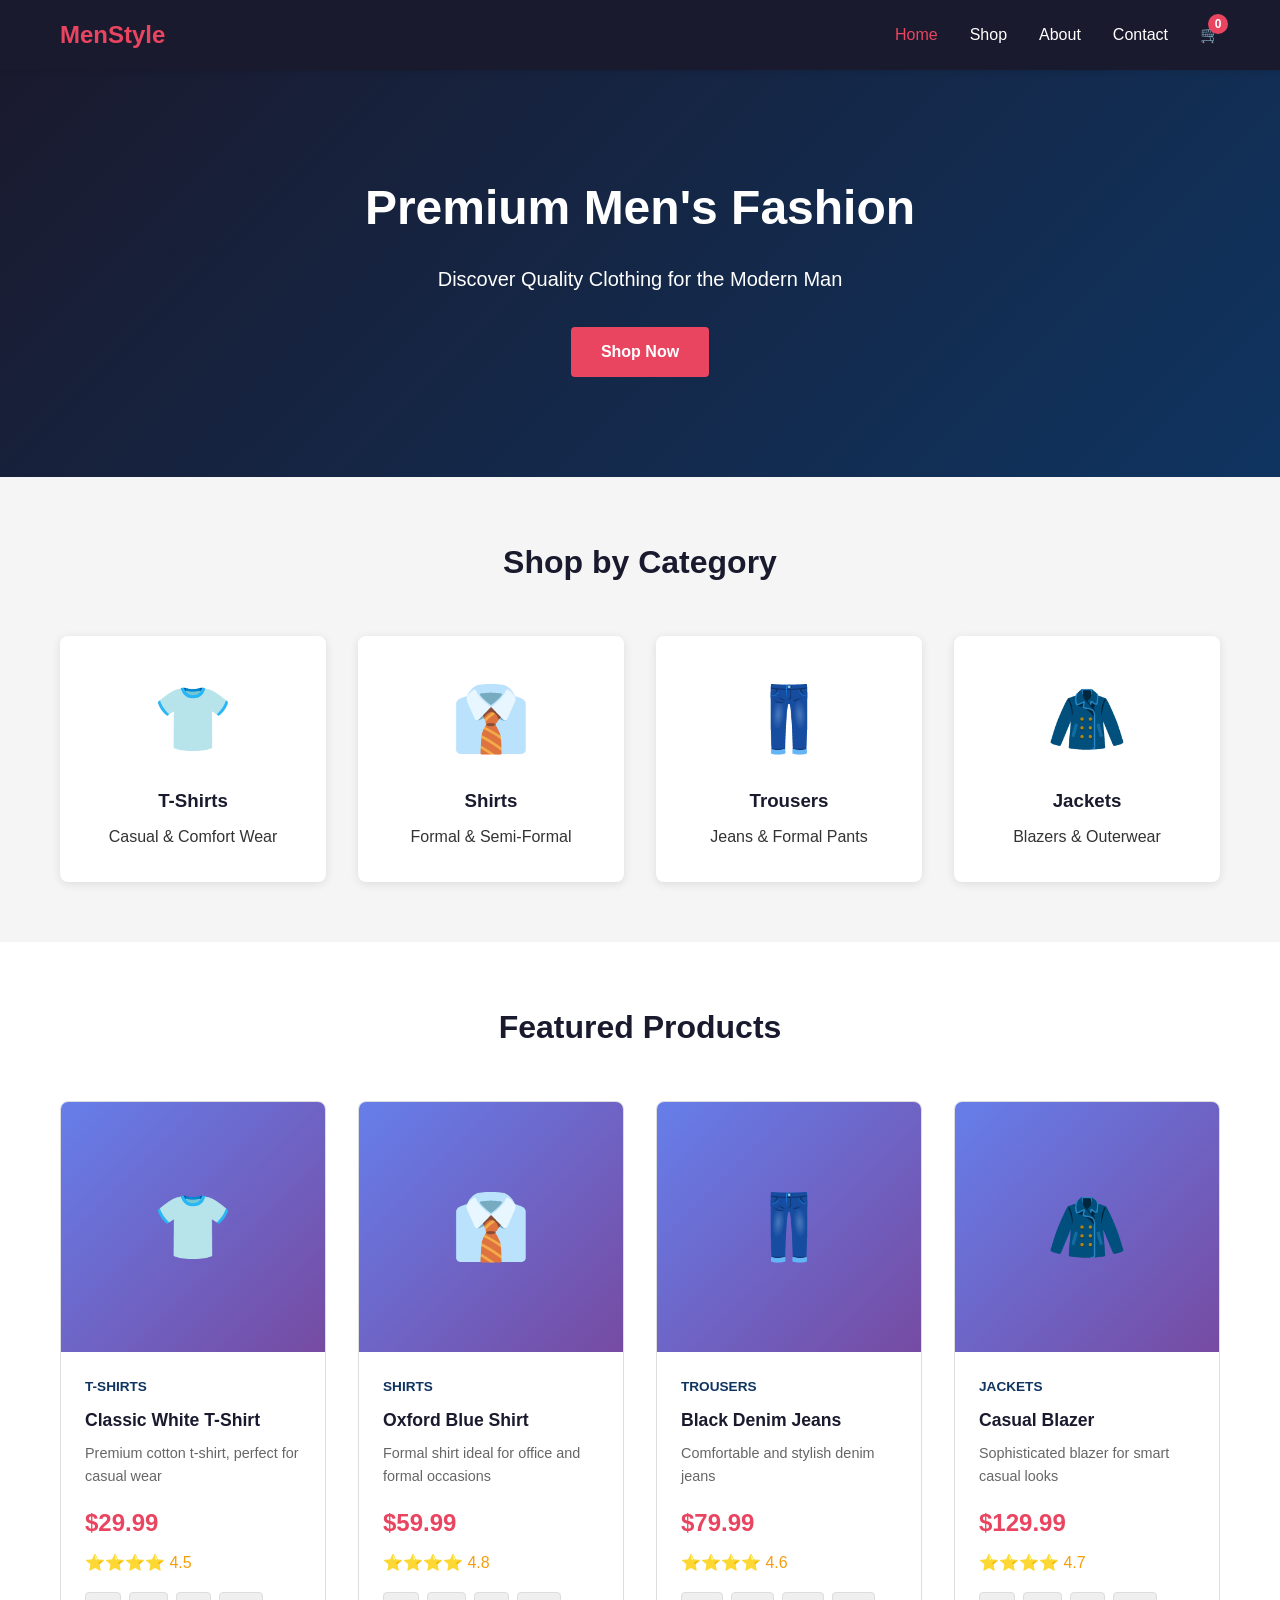
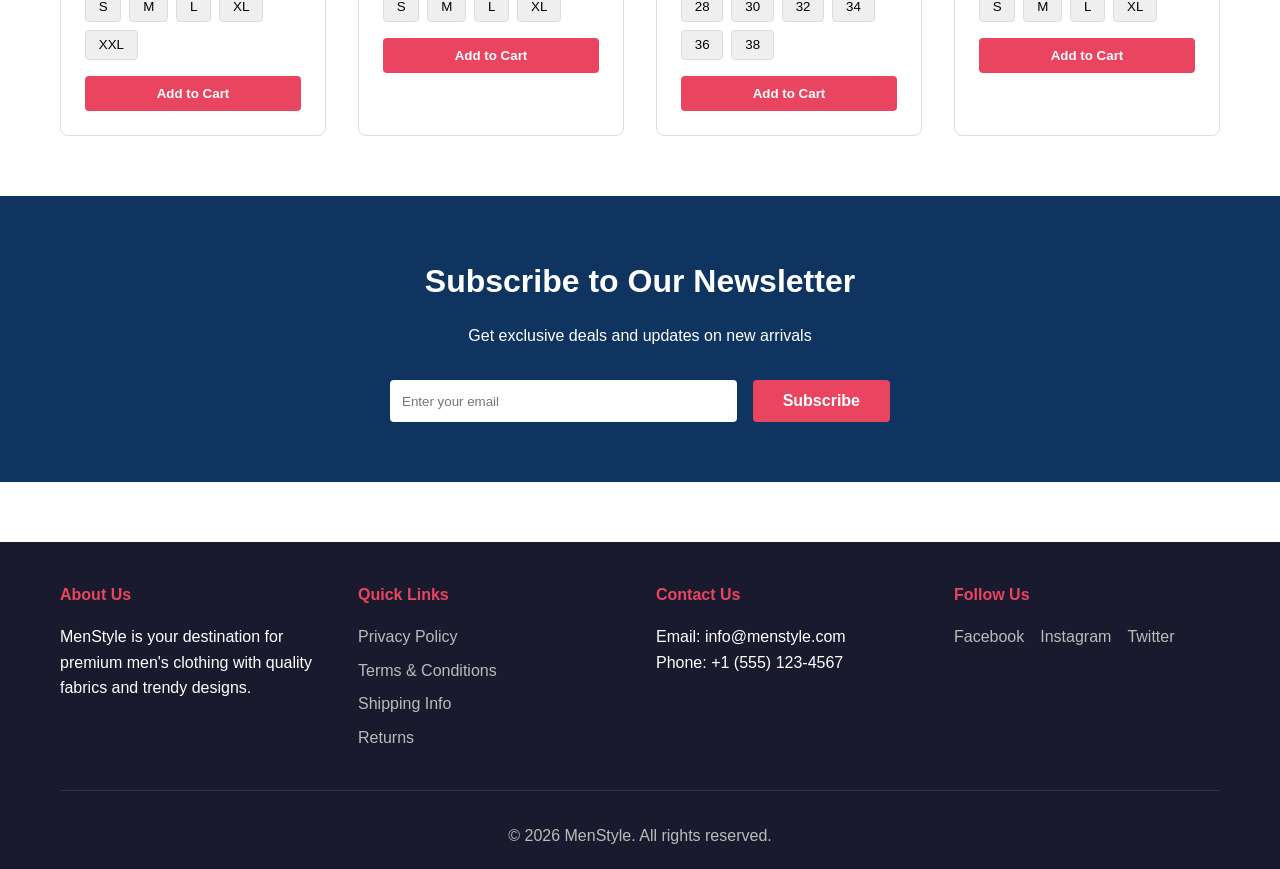
<file: male-clothing-store/index.html>
<!DOCTYPE html>
<html lang="en">
<head>
    <meta charset="UTF-8">
    <meta name="viewport" content="width=device-width, initial-scale=1.0">
    <title>MenStyle - Premium Male Clothing Store</title>
    <link rel="stylesheet" href="styles.css">
</head>
<body>
    <!-- Navigation Bar -->
    <nav class="navbar">
        <div class="container">
            <div class="nav-brand">MenStyle</div>
            <ul class="nav-links">
                <li><a href="index.html" class="active">Home</a></li>
                <li><a href="product.html">Shop</a></li>
                <li><a href="#about">About</a></li>
                <li><a href="#contact">Contact</a></li>
                <li><a href="cart.html" class="cart-link">
                    <span>🛒</span>
                    <span id="cart-count" class="cart-count">0</span>
                </a></li>
            </ul>
        </div>
    </nav>

    <!-- Hero Section -->
    <section class="hero">
        <div class="hero-content">
            <h1>Premium Men's Fashion</h1>
            <p>Discover Quality Clothing for the Modern Man</p>
            <a href="product.html" class="btn btn-primary">Shop Now</a>
        </div>
    </section>

    <!-- Featured Categories -->
    <section class="categories">
        <div class="container">
            <h2>Shop by Category</h2>
            <div class="category-grid">
                <div class="category-card">
                    <div class="category-image">👕</div>
                    <h3>T-Shirts</h3>
                    <p>Casual & Comfort Wear</p>
                </div>
                <div class="category-card">
                    <div class="category-image">👔</div>
                    <h3>Shirts</h3>
                    <p>Formal & Semi-Formal</p>
                </div>
                <div class="category-card">
                    <div class="category-image">👖</div>
                    <h3>Trousers</h3>
                    <p>Jeans & Formal Pants</p>
                </div>
                <div class="category-card">
                    <div class="category-image">🧥</div>
                    <h3>Jackets</h3>
                    <p>Blazers & Outerwear</p>
                </div>
            </div>
        </div>
    </section>

    <!-- Featured Products -->
    <section class="featured-products">
        <div class="container">
            <h2>Featured Products</h2>
            <div class="products-grid" id="featured-products">
                <!-- Products will be loaded here by JavaScript -->
            </div>
        </div>
    </section>

    <!-- Newsletter Section -->
    <section class="newsletter">
        <div class="container">
            <h2>Subscribe to Our Newsletter</h2>
            <p>Get exclusive deals and updates on new arrivals</p>
            <form class="newsletter-form">
                <input type="email" placeholder="Enter your email" required>
                <button type="submit" class="btn btn-primary">Subscribe</button>
            </form>
        </div>
    </section>

    <!-- Footer -->
    <footer class="footer">
        <div class="container">
            <div class="footer-content">
                <div class="footer-section">
                    <h4>About Us</h4>
                    <p>MenStyle is your destination for premium men's clothing with quality fabrics and trendy designs.</p>
                </div>
                <div class="footer-section">
                    <h4>Quick Links</h4>
                    <ul>
                        <li><a href="#">Privacy Policy</a></li>
                        <li><a href="#">Terms & Conditions</a></li>
                        <li><a href="#">Shipping Info</a></li>
                        <li><a href="#">Returns</a></li>
                    </ul>
                </div>
                <div class="footer-section">
                    <h4>Contact Us</h4>
                    <p>Email: info@menstyle.com</p>
                    <p>Phone: +1 (555) 123-4567</p>
                </div>
                <div class="footer-section">
                    <h4>Follow Us</h4>
                    <div class="social-links">
                        <a href="#">Facebook</a>
                        <a href="#">Instagram</a>
                        <a href="#">Twitter</a>
                    </div>
                </div>
            </div>
            <div class="footer-bottom">
                <p>&copy; 2026 MenStyle. All rights reserved.</p>
            </div>
        </div>
    </footer>

    <script src="script.js"></script>
</body>
</html>
</file>
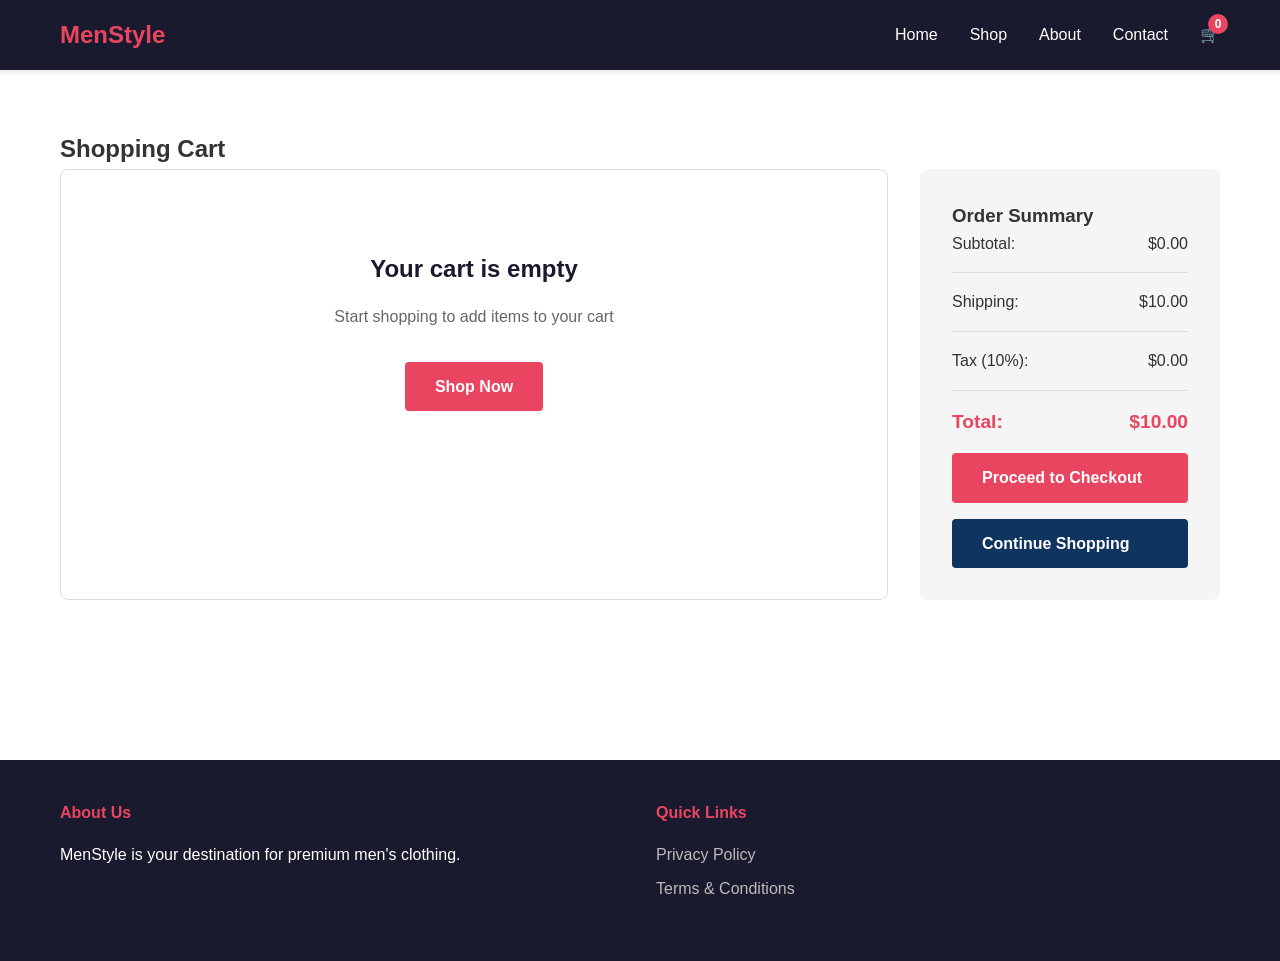
<file: male-clothing-store/cart.html>
<!DOCTYPE html>
<html lang="en">
<head>
    <meta charset="UTF-8">
    <meta name="viewport" content="width=device-width, initial-scale=1.0">
    <title>Shopping Cart - MenStyle</title>
    <link rel="stylesheet" href="styles.css">
</head>
<body>
    <!-- Navigation Bar -->
    <nav class="navbar">
        <div class="container">
            <div class="nav-brand">MenStyle</div>
            <ul class="nav-links">
                <li><a href="index.html">Home</a></li>
                <li><a href="product.html">Shop</a></li>
                <li><a href="#about">About</a></li>
                <li><a href="#contact">Contact</a></li>
                <li><a href="cart.html" class="cart-link active">
                    <span>🛒</span>
                    <span id="cart-count" class="cart-count">0</span>
                </a></li>
            </ul>
        </div>
    </nav>

    <!-- Cart Section -->
    <section class="cart-section">
        <div class="container">
            <h1>Shopping Cart</h1>
            
            <div class="cart-container">
                <div class="cart-items" id="cart-items">
                    <!-- Cart items will be loaded here -->
                </div>

                <div class="cart-summary">
                    <h3>Order Summary</h3>
                    <div class="summary-row">
                        <span>Subtotal:</span>
                        <span id="subtotal">$0.00</span>
                    </div>
                    <div class="summary-row">
                        <span>Shipping:</span>
                        <span id="shipping">$0.00</span>
                    </div>
                    <div class="summary-row">
                        <span>Tax (10%):</span>
                        <span id="tax">$0.00</span>
                    </div>
                    <div class="summary-row total">
                        <span>Total:</span>
                        <span id="total">$0.00</span>
                    </div>
                    <a href="checkout.html" class="btn btn-primary btn-block">Proceed to Checkout</a>
                    <a href="product.html" class="btn btn-secondary btn-block">Continue Shopping</a>
                </div>
            </div>
        </div>
    </section>

    <!-- Footer -->
    <footer class="footer">
        <div class="container">
            <div class="footer-content">
                <div class="footer-section">
                    <h4>About Us</h4>
                    <p>MenStyle is your destination for premium men's clothing.</p>
                </div>
                <div class="footer-section">
                    <h4>Quick Links</h4>
                    <ul>
                        <li><a href="#">Privacy Policy</a></li>
                        <li><a href="#">Terms & Conditions</a></li>
                    </ul>
                </div>
            </div>
        </div>
    </footer>

    <script src="script.js"></script>
</body>
</html>
</file>
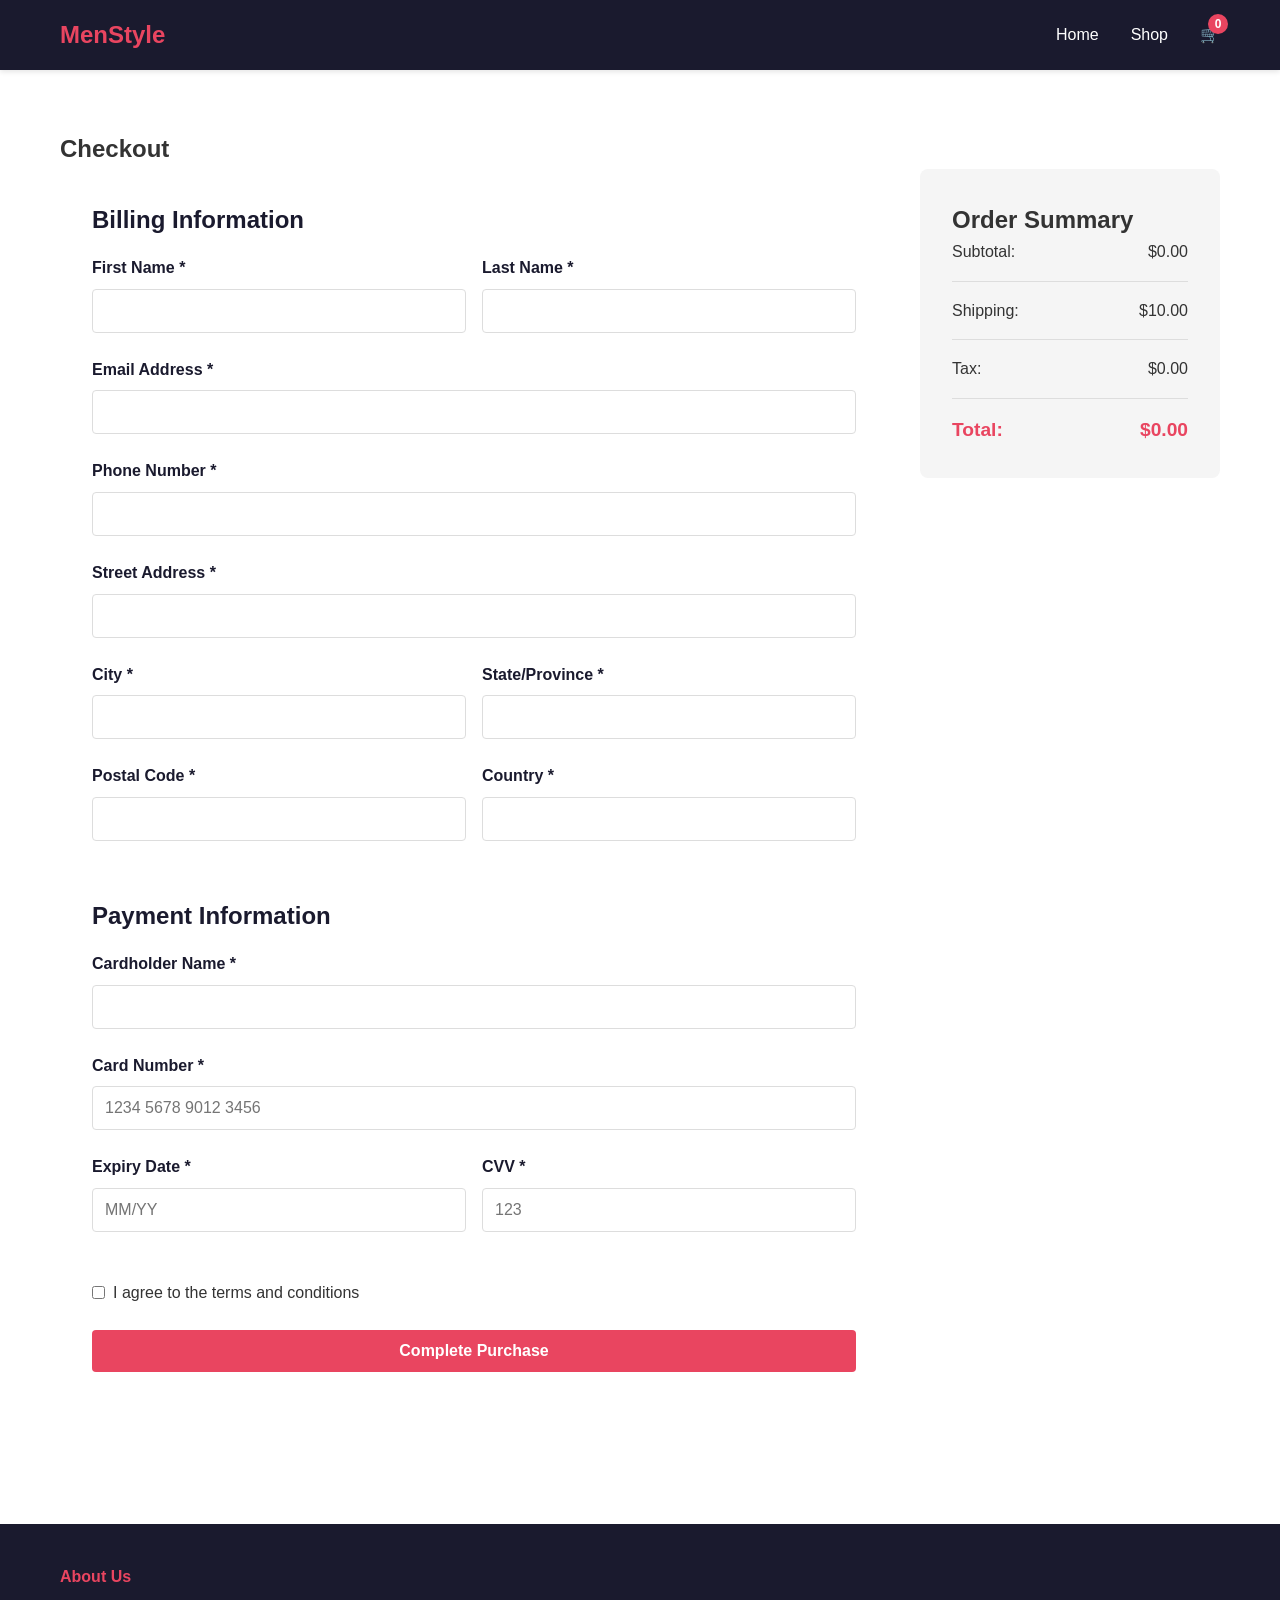
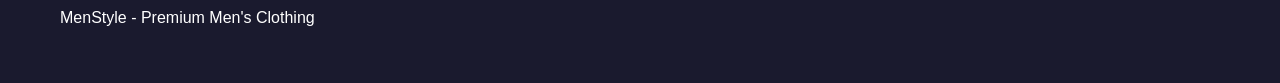
<file: male-clothing-store/checkout.html>
<!DOCTYPE html>
<html lang="en">
<head>
    <meta charset="UTF-8">
    <meta name="viewport" content="width=device-width, initial-scale=1.0">
    <title>Checkout - MenStyle</title>
    <link rel="stylesheet" href="styles.css">
</head>
<body>
    <!-- Navigation Bar -->
    <nav class="navbar">
        <div class="container">
            <div class="nav-brand">MenStyle</div>
            <ul class="nav-links">
                <li><a href="index.html">Home</a></li>
                <li><a href="product.html">Shop</a></li>
                <li><a href="cart.html" class="cart-link">
                    <span>🛒</span>
                    <span id="cart-count" class="cart-count">0</span>
                </a></li>
            </ul>
        </div>
    </nav>

    <!-- Checkout Section -->
    <section class="checkout-section">
        <div class="container">
            <h1>Checkout</h1>

            <div class="checkout-container">
                <div class="checkout-form">
                    <h2>Billing Information</h2>
                    <form id="checkout-form">
                        <div class="form-row">
                            <div class="form-group">
                                <label>First Name *</label>
                                <input type="text" required>
                            </div>
                            <div class="form-group">
                                <label>Last Name *</label>
                                <input type="text" required>
                            </div>
                        </div>

                        <div class="form-group">
                            <label>Email Address *</label>
                            <input type="email" required>
                        </div>

                        <div class="form-group">
                            <label>Phone Number *</label>
                            <input type="tel" required>
                        </div>

                        <div class="form-group">
                            <label>Street Address *</label>
                            <input type="text" required>
                        </div>

                        <div class="form-row">
                            <div class="form-group">
                                <label>City *</label>
                                <input type="text" required>
                            </div>
                            <div class="form-group">
                                <label>State/Province *</label>
                                <input type="text" required>
                            </div>
                        </div>

                        <div class="form-row">
                            <div class="form-group">
                                <label>Postal Code *</label>
                                <input type="text" required>
                            </div>
                            <div class="form-group">
                                <label>Country *</label>
                                <input type="text" required>
                            </div>
                        </div>

                        <h2>Payment Information</h2>

                        <div class="form-group">
                            <label>Cardholder Name *</label>
                            <input type="text" required>
                        </div>

                        <div class="form-group">
                            <label>Card Number *</label>
                            <input type="text" placeholder="1234 5678 9012 3456" required>
                        </div>

                        <div class="form-row">
                            <div class="form-group">
                                <label>Expiry Date *</label>
                                <input type="text" placeholder="MM/YY" required>
                            </div>
                            <div class="form-group">
                                <label>CVV *</label>
                                <input type="text" placeholder="123" required>
                            </div>
                        </div>

                        <label class="checkbox">
                            <input type="checkbox" required>
                            I agree to the terms and conditions
                        </label>

                        <button type="submit" class="btn btn-primary btn-block">Complete Purchase</button>
                    </form>
                </div>

                <div class="checkout-summary">
                    <h2>Order Summary</h2>
                    <div id="checkout-items"></div>
                    <div class="summary-row">
                        <span>Subtotal:</span>
                        <span id="checkout-subtotal">$0.00</span>
                    </div>
                    <div class="summary-row">
                        <span>Shipping:</span>
                        <span id="checkout-shipping">$10.00</span>
                    </div>
                    <div class="summary-row">
                        <span>Tax:</span>
                        <span id="checkout-tax">$0.00</span>
                    </div>
                    <div class="summary-row total">
                        <span>Total:</span>
                        <span id="checkout-total">$0.00</span>
                    </div>
                </div>
            </div>
        </div>
    </section>

    <!-- Footer -->
    <footer class="footer">
        <div class="container">
            <div class="footer-content">
                <div class="footer-section">
                    <h4>About Us</h4>
                    <p>MenStyle - Premium Men's Clothing</p>
                </div>
            </div>
        </div>
    </footer>

    <script src="script.js"></script>
</body>
</html>
</file>
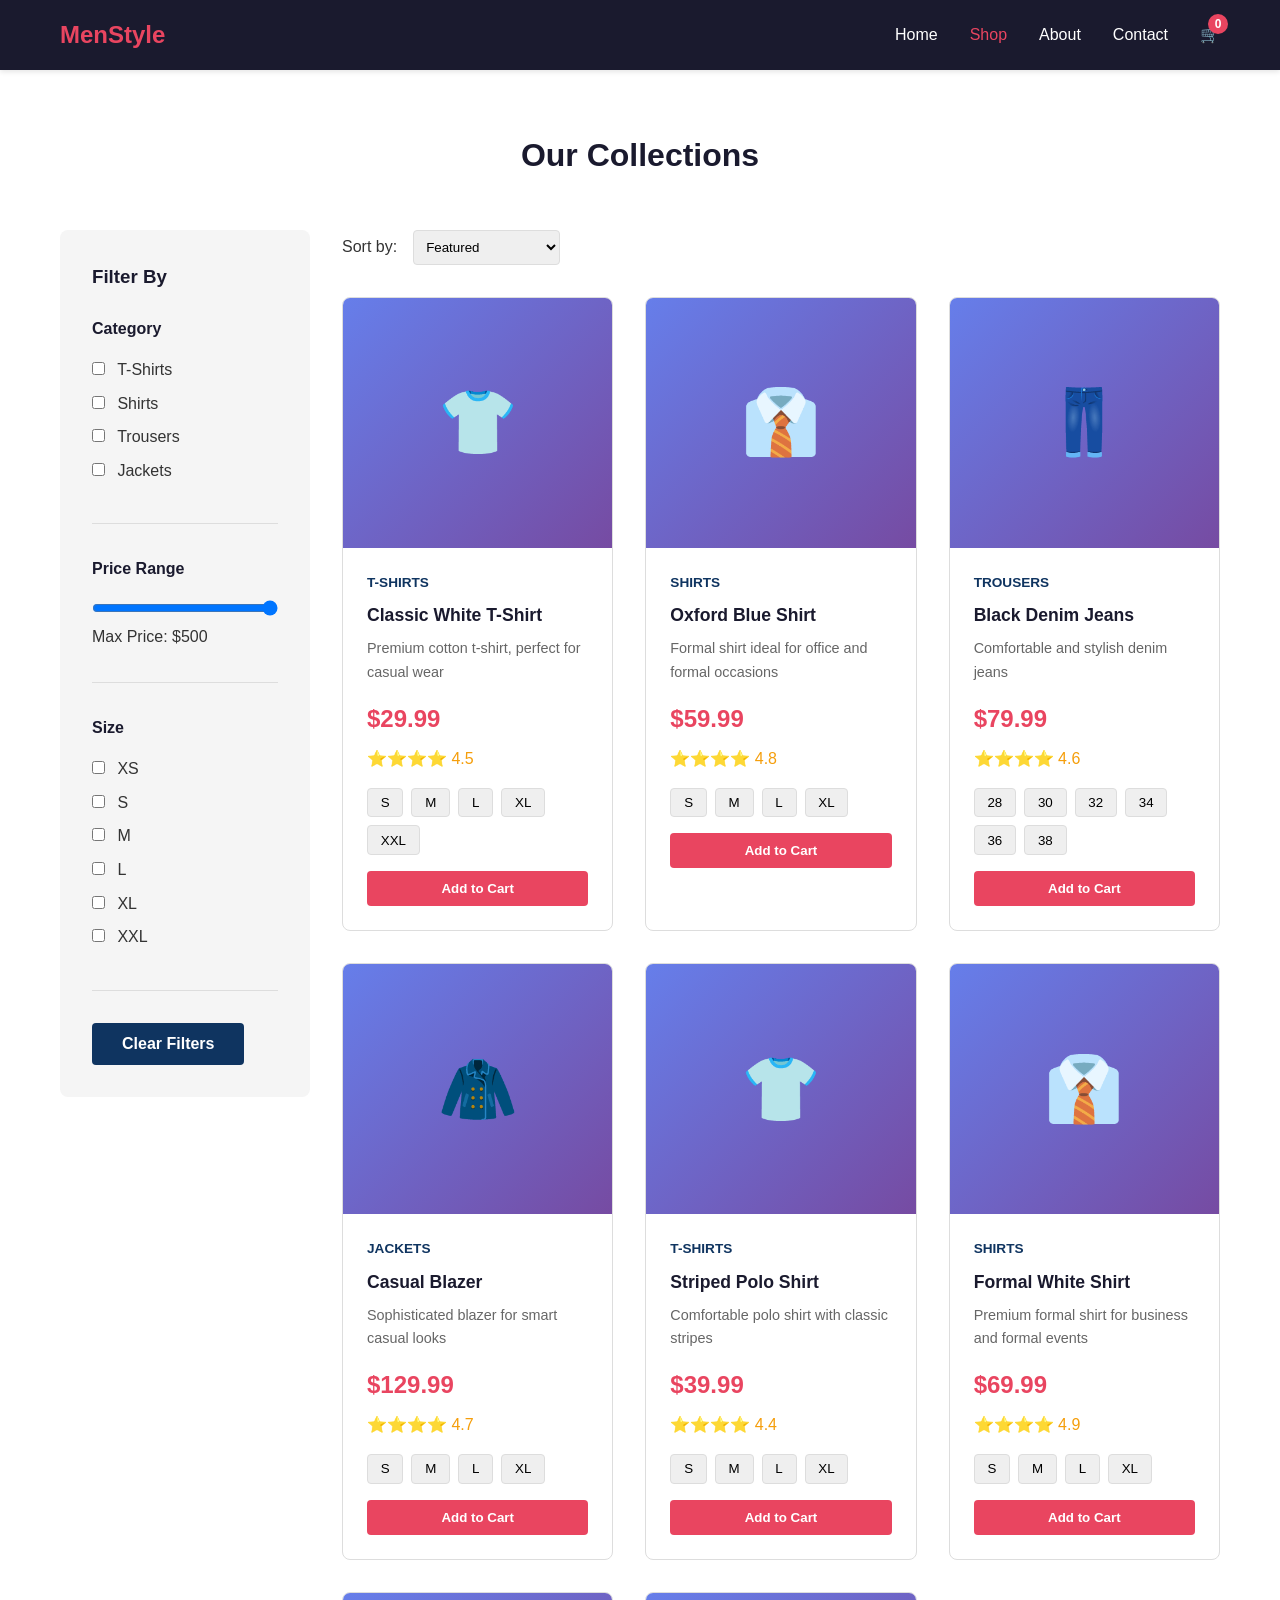
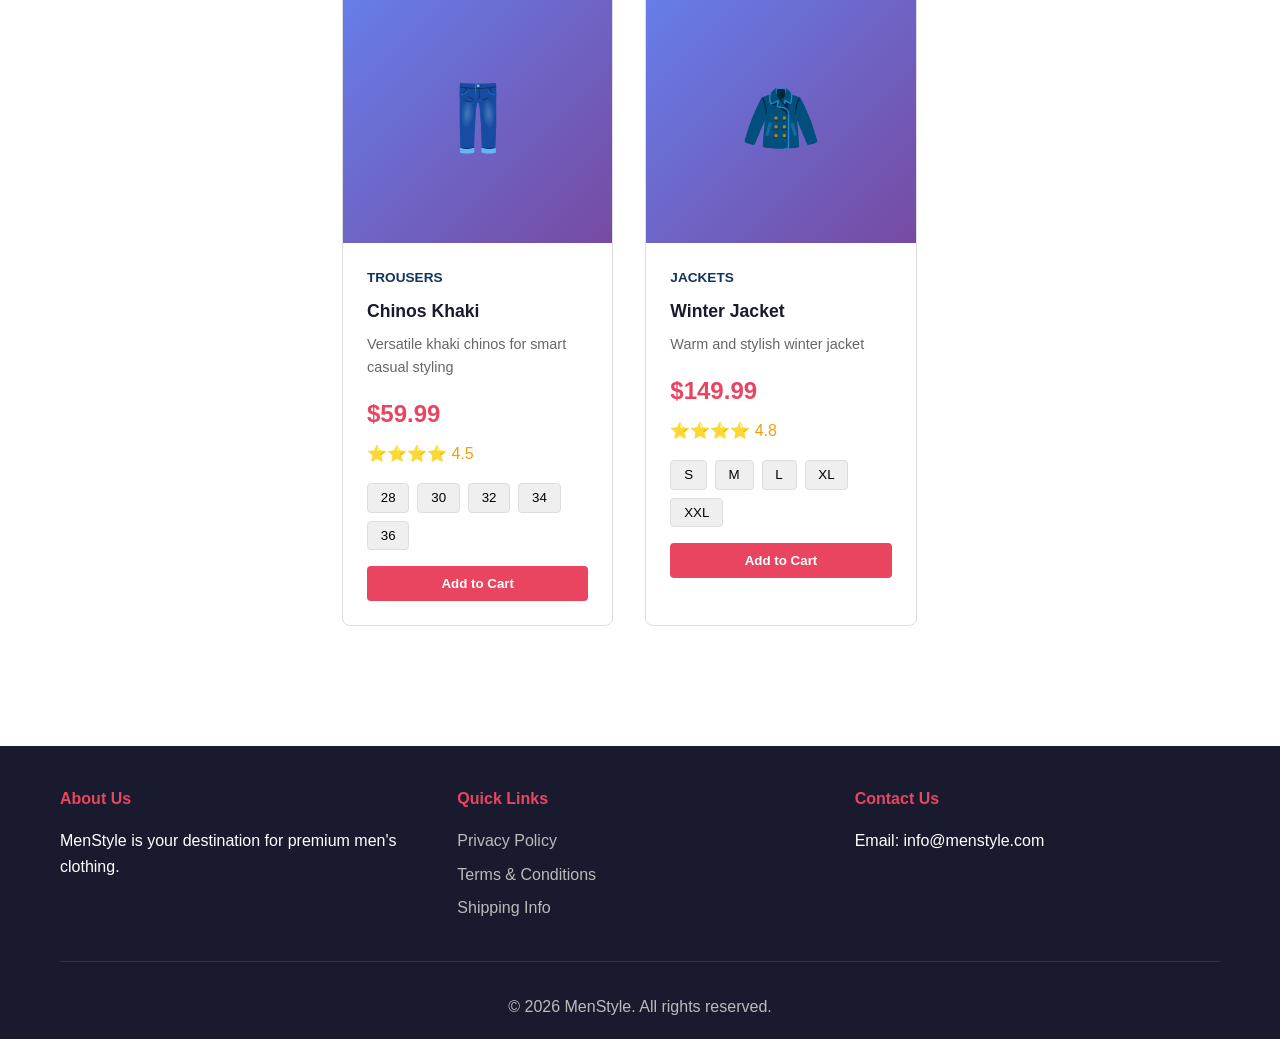
<file: male-clothing-store/product.html>
<!DOCTYPE html>
<html lang="en">
<head>
    <meta charset="UTF-8">
    <meta name="viewport" content="width=device-width, initial-scale=1.0">
    <title>Shop - MenStyle</title>
    <link rel="stylesheet" href="styles.css">
</head>
<body>
    <!-- Navigation Bar -->
    <nav class="navbar">
        <div class="container">
            <div class="nav-brand">MenStyle</div>
            <ul class="nav-links">
                <li><a href="index.html">Home</a></li>
                <li><a href="product.html" class="active">Shop</a></li>
                <li><a href="#about">About</a></li>
                <li><a href="#contact">Contact</a></li>
                <li><a href="cart.html" class="cart-link">
                    <span>🛒</span>
                    <span id="cart-count" class="cart-count">0</span>
                </a></li>
            </ul>
        </div>
    </nav>

    <!-- Shop Section -->
    <section class="shop">
        <div class="container">
            <h1>Our Collections</h1>
            
            <!-- Filters -->
            <div class="shop-container">
                <aside class="filters">
                    <h3>Filter By</h3>
                    <div class="filter-group">
                        <h4>Category</h4>
                        <label><input type="checkbox" value="t-shirts"> T-Shirts</label>
                        <label><input type="checkbox" value="shirts"> Shirts</label>
                        <label><input type="checkbox" value="trousers"> Trousers</label>
                        <label><input type="checkbox" value="jackets"> Jackets</label>
                    </div>
                    
                    <div class="filter-group">
                        <h4>Price Range</h4>
                        <input type="range" min="0" max="500" value="500" id="price-range">
                        <p>Max Price: $<span id="price-value">500</span></p>
                    </div>

                    <div class="filter-group">
                        <h4>Size</h4>
                        <label><input type="checkbox" value="xs"> XS</label>
                        <label><input type="checkbox" value="s"> S</label>
                        <label><input type="checkbox" value="m"> M</label>
                        <label><input type="checkbox" value="l"> L</label>
                        <label><input type="checkbox" value="xl"> XL</label>
                        <label><input type="checkbox" value="xxl"> XXL</label>
                    </div>

                    <button class="btn btn-secondary" id="clear-filters">Clear Filters</button>
                </aside>

                <!-- Products Grid -->
                <div class="products-section">
                    <div class="sort-options">
                        <label for="sort">Sort by:</label>
                        <select id="sort">
                            <option value="featured">Featured</option>
                            <option value="price-low">Price: Low to High</option>
                            <option value="price-high">Price: High to Low</option>
                            <option value="newest">Newest</option>
                        </select>
                    </div>

                    <div class="products-grid" id="products-grid">
                        <!-- Products will be loaded here by JavaScript -->
                    </div>
                </div>
            </div>
        </div>
    </section>

    <!-- Footer -->
    <footer class="footer">
        <div class="container">
            <div class="footer-content">
                <div class="footer-section">
                    <h4>About Us</h4>
                    <p>MenStyle is your destination for premium men's clothing.</p>
                </div>
                <div class="footer-section">
                    <h4>Quick Links</h4>
                    <ul>
                        <li><a href="#">Privacy Policy</a></li>
                        <li><a href="#">Terms & Conditions</a></li>
                        <li><a href="#">Shipping Info</a></li>
                    </ul>
                </div>
                <div class="footer-section">
                    <h4>Contact Us</h4>
                    <p>Email: info@menstyle.com</p>
                </div>
            </div>
            <div class="footer-bottom">
                <p>&copy; 2026 MenStyle. All rights reserved.</p>
            </div>
        </div>
    </footer>

    <script src="script.js"></script>
</body>
</html>
</file>
<file: male-clothing-store/styles.css>
* {
    margin: 0;
    padding: 0;
    box-sizing: border-box;
}

:root {
    --primary-color: #1a1a2e;
    --secondary-color: #0f3460;
    --accent-color: #e94560;
    --light-gray: #f5f5f5;
    --dark-gray: #333;
    --border-color: #ddd;
    --success-color: #27ae60;
}

html {
    scroll-behavior: smooth;
}

body {
    font-family: 'Segoe UI', Tahoma, Geneva, Verdana, sans-serif;
    line-height: 1.6;
    color: var(--dark-gray);
    background-color: #fff;
}

.container {
    max-width: 1200px;
    margin: 0 auto;
    padding: 0 20px;
}

/* Navigation */
.navbar {
    background-color: var(--primary-color);
    color: white;
    padding: 1rem 0;
    position: sticky;
    top: 0;
    z-index: 1000;
    box-shadow: 0 2px 5px rgba(0,0,0,0.1);
}

.navbar .container {
    display: flex;
    justify-content: space-between;
    align-items: center;
}

.nav-brand {
    font-size: 1.5rem;
    font-weight: bold;
    color: var(--accent-color);
}

.nav-links {
    display: flex;
    list-style: none;
    gap: 2rem;
    align-items: center;
}

.nav-links a {
    color: white;
    text-decoration: none;
    transition: color 0.3s;
}

.nav-links a:hover,
.nav-links a.active {
    color: var(--accent-color);
}

.cart-link {
    position: relative;
    display: flex;
    align-items: center;
    gap: 0.5rem;
}

.cart-count {
    position: absolute;
    top: -8px;
    right: -8px;
    background-color: var(--accent-color);
    color: white;
    border-radius: 50%;
    width: 20px;
    height: 20px;
    display: flex;
    align-items: center;
    justify-content: center;
    font-size: 0.75rem;
    font-weight: bold;
}

/* Hero Section */
.hero {
    background: linear-gradient(135deg, var(--primary-color) 0%, var(--secondary-color) 100%);
    color: white;
    padding: 100px 20px;
    text-align: center;
}

.hero-content h1 {
    font-size: 3rem;
    margin-bottom: 1rem;
}

.hero-content p {
    font-size: 1.25rem;
    margin-bottom: 2rem;
}

/* Buttons */
.btn {
    display: inline-block;
    padding: 12px 30px;
    border: none;
    border-radius: 4px;
    cursor: pointer;
    font-size: 1rem;
    text-decoration: none;
    transition: all 0.3s;
    font-weight: 600;
}

.btn-primary {
    background-color: var(--accent-color);
    color: white;
}

.btn-primary:hover {
    background-color: #c73450;
    transform: translateY(-2px);
    box-shadow: 0 4px 12px rgba(233, 69, 96, 0.3);
}

.btn-secondary {
    background-color: var(--secondary-color);
    color: white;
}

.btn-secondary:hover {
    background-color: var(--primary-color);
}

.btn-block {
    display: block;
    width: 100%;
    margin-top: 1rem;
}

/* Categories Section */
.categories {
    padding: 60px 20px;
    background-color: var(--light-gray);
}

.categories h2 {
    text-align: center;
    font-size: 2rem;
    margin-bottom: 3rem;
    color: var(--primary-color);
}

.category-grid {
    display: grid;
    grid-template-columns: repeat(auto-fit, minmax(250px, 1fr));
    gap: 2rem;
}

.category-card {
    background: white;
    padding: 2rem;
    text-align: center;
    border-radius: 8px;
    box-shadow: 0 2px 10px rgba(0,0,0,0.1);
    transition: transform 0.3s, box-shadow 0.3s;
    cursor: pointer;
}

.category-card:hover {
    transform: translateY(-5px);
    box-shadow: 0 5px 20px rgba(0,0,0,0.15);
}

.category-image {
    font-size: 4rem;
    margin-bottom: 1rem;
}

.category-card h3 {
    color: var(--primary-color);
    margin-bottom: 0.5rem;
}

/* Products Section */
.featured-products,
.shop {
    padding: 60px 20px;
}

.featured-products h2,
.shop h1 {
    font-size: 2rem;
    margin-bottom: 3rem;
    color: var(--primary-color);
    text-align: center;
}

.products-grid {
    display: grid;
    grid-template-columns: repeat(auto-fill, minmax(250px, 1fr));
    gap: 2rem;
}

.product-card {
    background: white;
    border: 1px solid var(--border-color);
    border-radius: 8px;
    overflow: hidden;
    transition: all 0.3s;
}

.product-card:hover {
    box-shadow: 0 5px 20px rgba(0,0,0,0.15);
    transform: translateY(-5px);
}

.product-image {
    width: 100%;
    height: 250px;
    background: linear-gradient(135deg, #667eea 0%, #764ba2 100%);
    display: flex;
    align-items: center;
    justify-content: center;
    font-size: 4rem;
    color: white;
}

.product-info {
    padding: 1.5rem;
}

.product-category {
    font-size: 0.85rem;
    color: var(--secondary-color);
    text-transform: uppercase;
    font-weight: 600;
}

.product-name {
    font-size: 1.1rem;
    color: var(--primary-color);
    margin: 0.5rem 0;
}

.product-description {
    font-size: 0.9rem;
    color: #666;
    margin-bottom: 1rem;
}

.product-price {
    font-size: 1.5rem;
    color: var(--accent-color);
    font-weight: bold;
    margin-bottom: 0.5rem;
}

.product-rating {
    color: #f59e0b;
    margin-bottom: 1rem;
}

.product-sizes {
    display: flex;
    gap: 0.5rem;
    margin-bottom: 1rem;
    flex-wrap: wrap;
}

.size-option {
    padding: 0.4rem 0.8rem;
    border: 1px solid var(--border-color);
    border-radius: 4px;
    cursor: pointer;
    transition: all 0.3s;
}

.size-option:hover,
.size-option.selected {
    background-color: var(--primary-color);
    color: white;
    border-color: var(--primary-color);
}

.product-actions {
    display: flex;
    gap: 1rem;
}

.product-actions button {
    flex: 1;
    padding: 10px;
    border: none;
    border-radius: 4px;
    cursor: pointer;
    font-weight: 600;
    transition: all 0.3s;
}

.add-to-cart {
    background-color: var(--accent-color);
    color: white;
}

.add-to-cart:hover {
    background-color: #c73450;
}

/* Shop Layout */
.shop-container {
    display: grid;
    grid-template-columns: 250px 1fr;
    gap: 2rem;
}

.filters {
    background: var(--light-gray);
    padding: 2rem;
    border-radius: 8px;
    height: fit-content;
}

.filters h3 {
    margin-bottom: 1.5rem;
    color: var(--primary-color);
}

.filter-group {
    margin-bottom: 2rem;
    padding-bottom: 2rem;
    border-bottom: 1px solid var(--border-color);
}

.filter-group h4 {
    margin-bottom: 1rem;
    color: var(--primary-color);
}

.filter-group label {
    display: block;
    margin-bottom: 0.5rem;
    cursor: pointer;
}

.filter-group input[type="checkbox"],
.filter-group input[type="radio"] {
    margin-right: 0.5rem;
}

.filter-group input[type="range"] {
    width: 100%;
    margin-bottom: 0.5rem;
}

.products-section {
    flex: 1;
}

.sort-options {
    margin-bottom: 2rem;
    display: flex;
    gap: 1rem;
    align-items: center;
}

.sort-options select {
    padding: 0.5rem;
    border: 1px solid var(--border-color);
    border-radius: 4px;
}

/* Cart Section */
.cart-section,
.checkout-section {
    padding: 60px 20px;
    min-height: 70vh;
}

.cart-container,
.checkout-container {
    display: grid;
    grid-template-columns: 1fr 300px;
    gap: 2rem;
}

.cart-items {
    background: white;
    border: 1px solid var(--border-color);
    border-radius: 8px;
    padding: 2rem;
}

.cart-item {
    display: grid;
    grid-template-columns: 100px 1fr auto;
    gap: 1.5rem;
    padding: 1.5rem;
    border-bottom: 1px solid var(--border-color);
    align-items: center;
}

.cart-item:last-child {
    border-bottom: none;
}

.cart-item-image {
    width: 100px;
    height: 100px;
    background: linear-gradient(135deg, #667eea 0%, #764ba2 100%);
    border-radius: 8px;
    display: flex;
    align-items: center;
    justify-content: center;
    font-size: 2rem;
    color: white;
}

.cart-item-details h3 {
    margin-bottom: 0.5rem;
    color: var(--primary-color);
}

.cart-item-details p {
    color: #666;
    font-size: 0.9rem;
}

.cart-item-actions {
    display: flex;
    gap: 1rem;
    align-items: center;
}

.quantity-input {
    width: 60px;
    padding: 0.4rem;
    border: 1px solid var(--border-color);
    border-radius: 4px;
    text-align: center;
}

.remove-btn {
    background-color: #e74c3c;
    color: white;
    border: none;
    padding: 0.5rem 1rem;
    border-radius: 4px;
    cursor: pointer;
    transition: background-color 0.3s;
}

.remove-btn:hover {
    background-color: #c0392b;
}

.cart-summary,
.checkout-summary {
    background: var(--light-gray);
    padding: 2rem;
    border-radius: 8px;
    height: fit-content;
}

.summary-row {
    display: flex;
    justify-content: space-between;
    margin-bottom: 1rem;
    padding-bottom: 1rem;
    border-bottom: 1px solid var(--border-color);
}

.summary-row.total {
    font-size: 1.2rem;
    font-weight: bold;
    color: var(--accent-color);
    border-bottom: none;
    padding-bottom: 0;
    margin-bottom: 0;
}

/* Checkout Form */
.checkout-form {
    background: white;
    padding: 2rem;
    border-radius: 8px;
}

.checkout-form h2 {
    color: var(--primary-color);
    margin: 2rem 0 1rem 0;
    font-size: 1.5rem;
}

.checkout-form h2:first-child {
    margin-top: 0;
}

.form-group {
    margin-bottom: 1.5rem;
}

.form-row {
    display: grid;
    grid-template-columns: 1fr 1fr;
    gap: 1rem;
}

.form-group label {
    display: block;
    margin-bottom: 0.5rem;
    color: var(--primary-color);
    font-weight: 600;
}

.form-group input,
.form-group select {
    width: 100%;
    padding: 0.75rem;
    border: 1px solid var(--border-color);
    border-radius: 4px;
    font-size: 1rem;
}

.form-group input:focus,
.form-group select:focus {
    outline: none;
    border-color: var(--accent-color);
    box-shadow: 0 0 0 3px rgba(233, 69, 96, 0.1);
}

.checkbox {
    display: flex;
    align-items: center;
    margin: 1.5rem 0;
    cursor: pointer;
}

.checkbox input {
    width: auto;
    margin-right: 0.5rem;
}

/* Newsletter */
.newsletter {
    background: var(--secondary-color);
    color: white;
    padding: 60px 20px;
    text-align: center;
}

.newsletter h2 {
    font-size: 2rem;
    margin-bottom: 1rem;
}

.newsletter-form {
    display: flex;
    gap: 1rem;
    max-width: 500px;
    margin: 2rem auto 0;
}

.newsletter-form input {
    flex: 1;
    padding: 12px;
    border: none;
    border-radius: 4px;
}

/* Footer */
.footer {
    background-color: var(--primary-color);
    color: white;
    padding: 40px 20px 20px;
    margin-top: 60px;
}

.footer-content {
    display: grid;
    grid-template-columns: repeat(auto-fit, minmax(250px, 1fr));
    gap: 2rem;
    margin-bottom: 2rem;
}

.footer-section h4 {
    margin-bottom: 1rem;
    color: var(--accent-color);
}

.footer-section ul {
    list-style: none;
}

.footer-section ul li {
    margin-bottom: 0.5rem;
}

.footer-section a {
    color: #bbb;
    text-decoration: none;
    transition: color 0.3s;
}

.footer-section a:hover {
    color: var(--accent-color);
}

.social-links {
    display: flex;
    gap: 1rem;
}

.footer-bottom {
    text-align: center;
    padding-top: 2rem;
    border-top: 1px solid rgba(255,255,255,0.1);
    color: #bbb;
}

/* Responsive Design */
@media (max-width: 768px) {
    .nav-links {
        gap: 1rem;
    }

    .hero-content h1 {
        font-size: 2rem;
    }

    .category-grid,
    .products-grid {
        grid-template-columns: repeat(2, 1fr);
    }

    .shop-container {
        grid-template-columns: 1fr;
    }

    .filters {
        display: none;
    }

    .cart-container,
    .checkout-container {
        grid-template-columns: 1fr;
    }

    .cart-item {
        grid-template-columns: 80px 1fr;
    }

    .cart-item-actions {
        grid-column: 1 / -1;
    }

    .form-row {
        grid-template-columns: 1fr;
    }

    .newsletter-form {
        flex-direction: column;
    }
}

@media (max-width: 480px) {
    .nav-brand {
        font-size: 1.2rem;
    }

    .nav-links {
        gap: 0.5rem;
    }

    .hero-content h1 {
        font-size: 1.5rem;
    }

    .products-grid,
    .category-grid {
        grid-template-columns: 1fr;
    }

    .product-actions {
        flex-direction: column;
    }
}

/* Empty Cart Message */
.empty-cart {
    text-align: center;
    padding: 3rem;
    color: #666;
}

.empty-cart h2 {
    color: var(--primary-color);
    margin-bottom: 1rem;
}

.empty-cart p {
    margin-bottom: 2rem;
}

/* Success Message */
.success-message {
    background-color: var(--success-color);
    color: white;
    padding: 1rem;
    border-radius: 4px;
    margin-bottom: 1.5rem;
}
</file>
